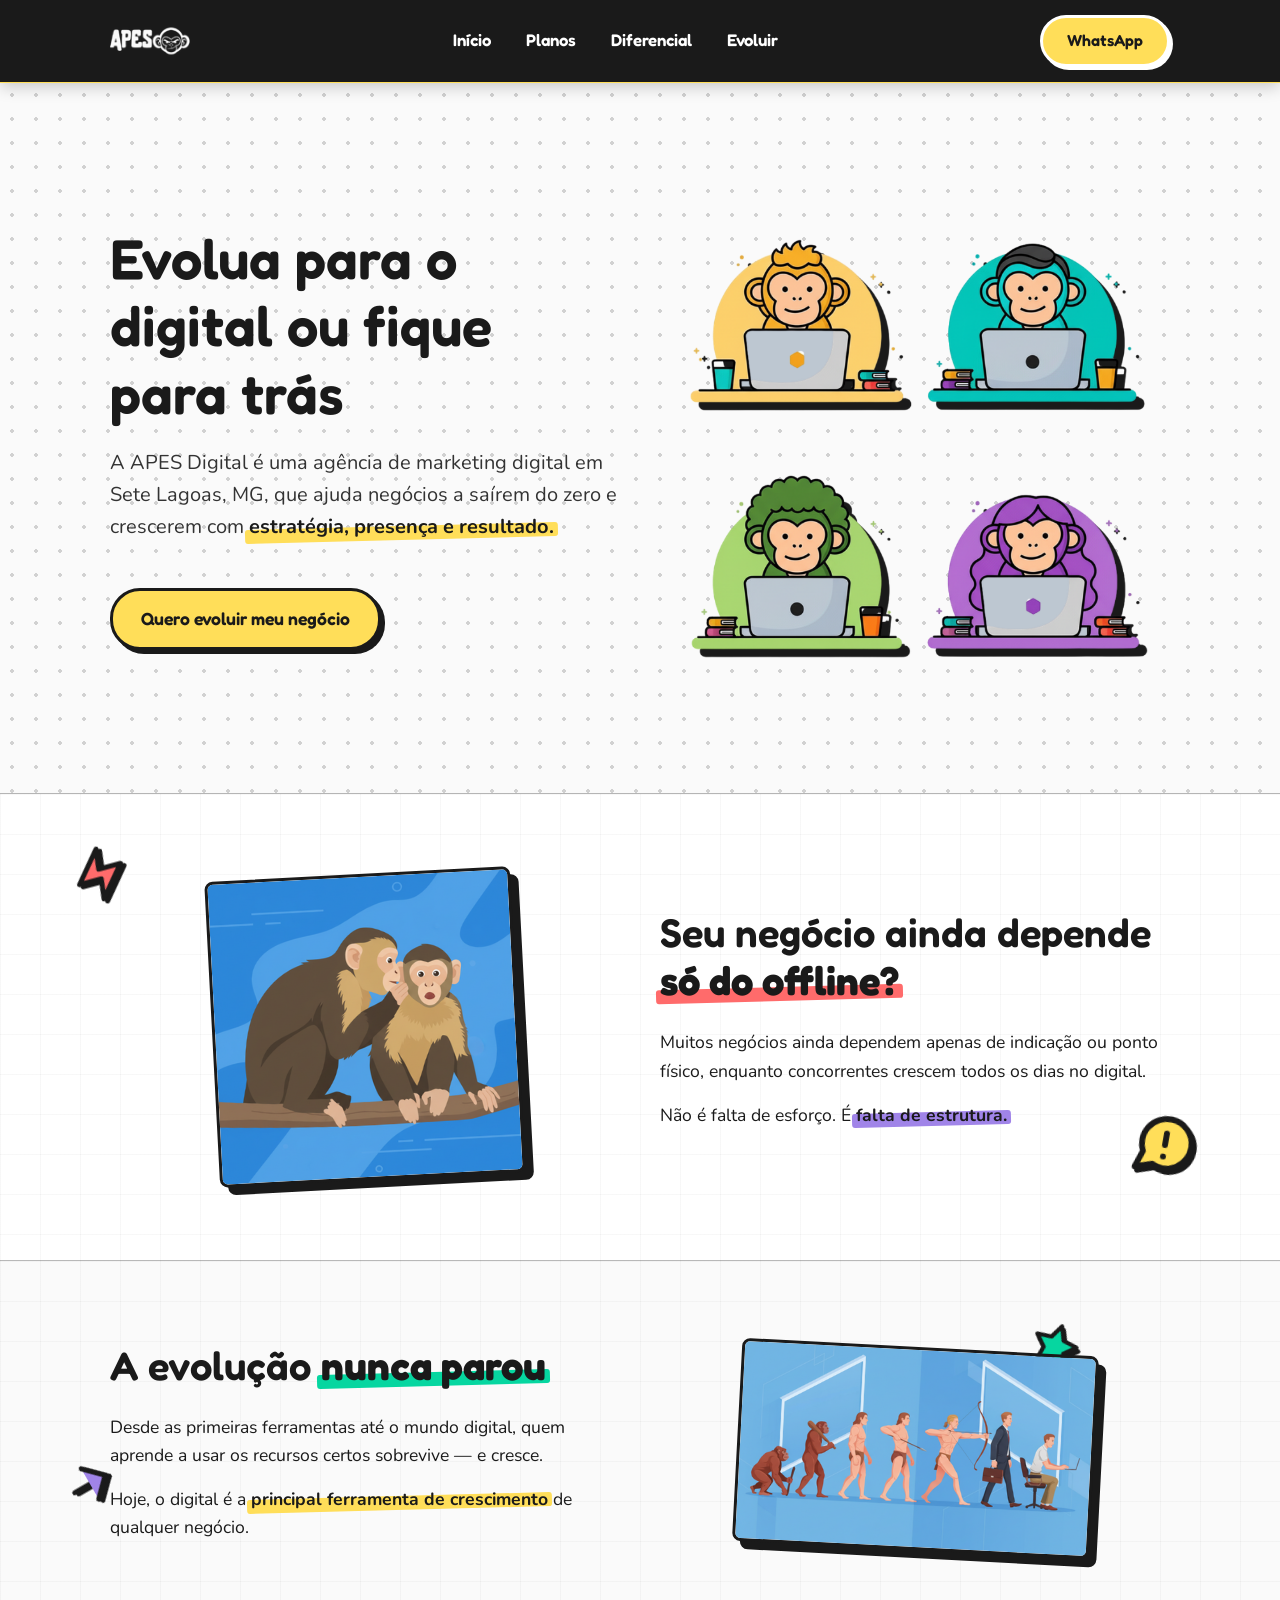
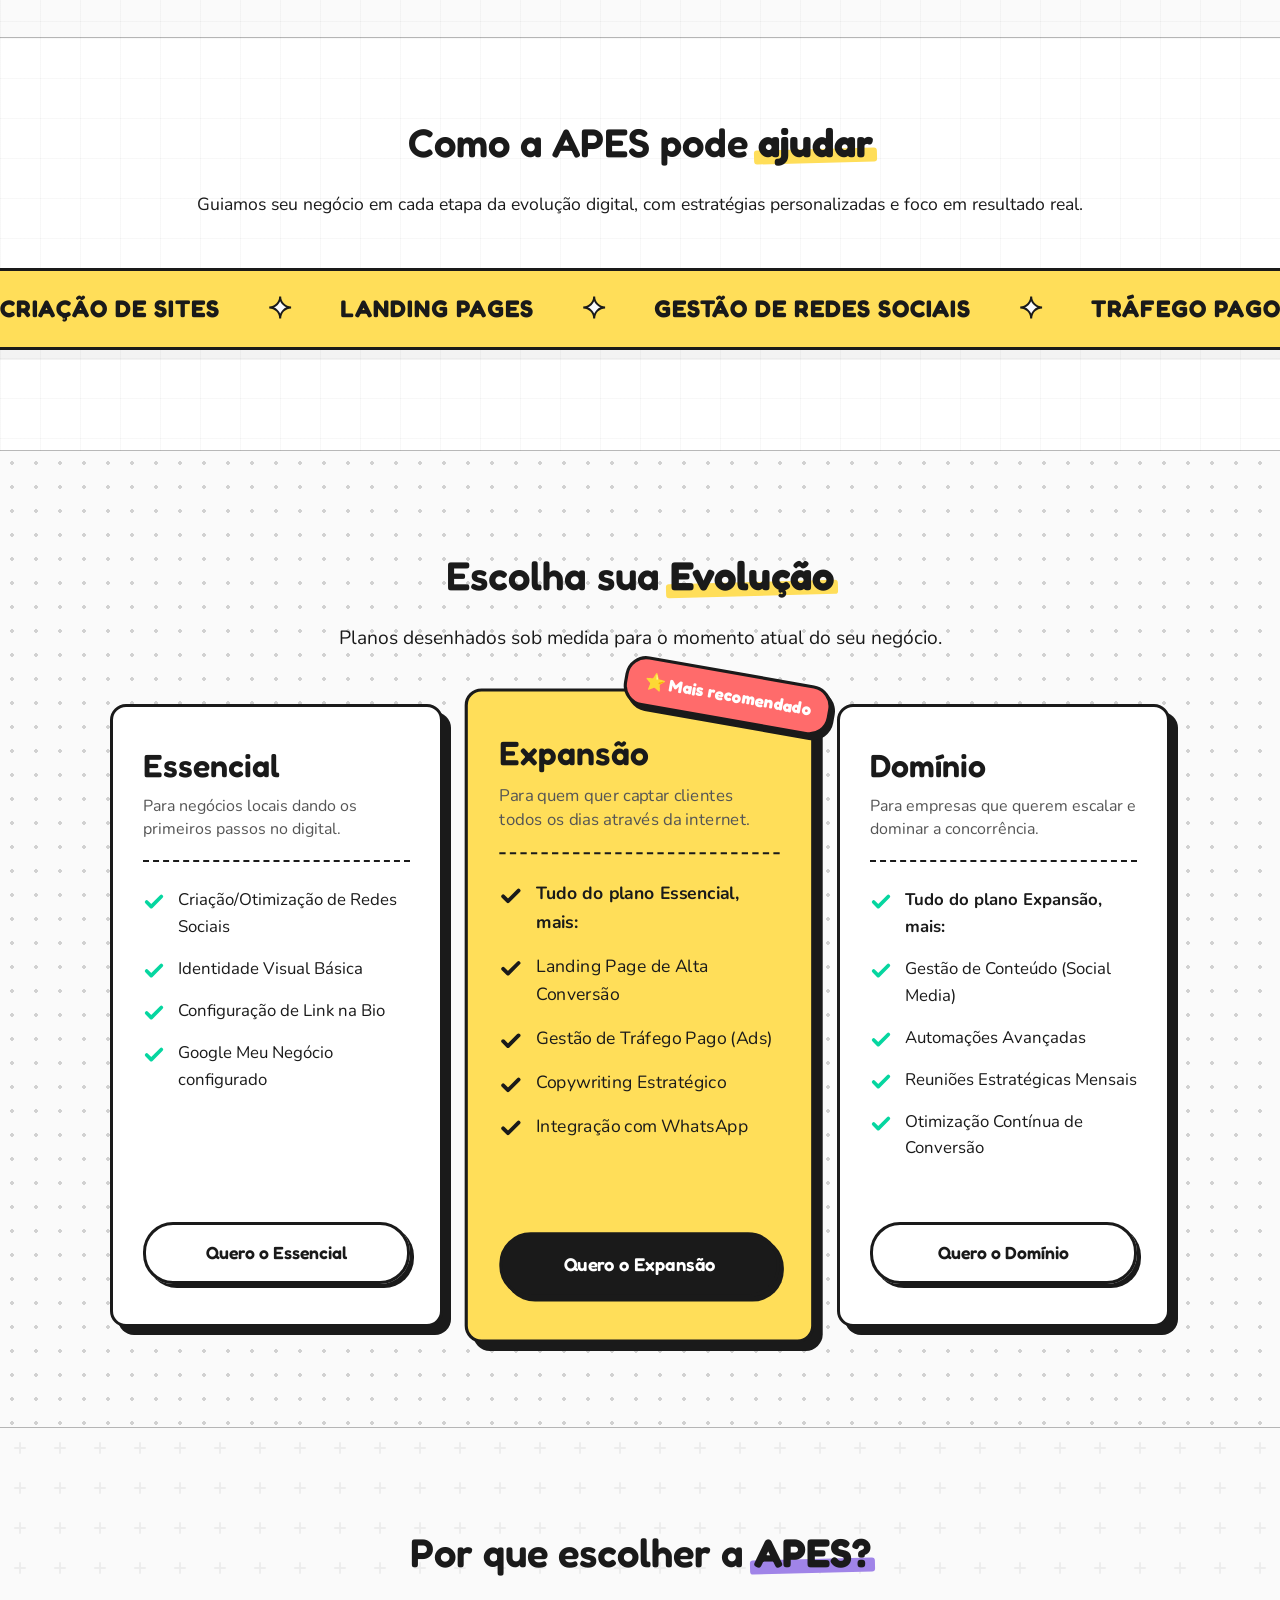
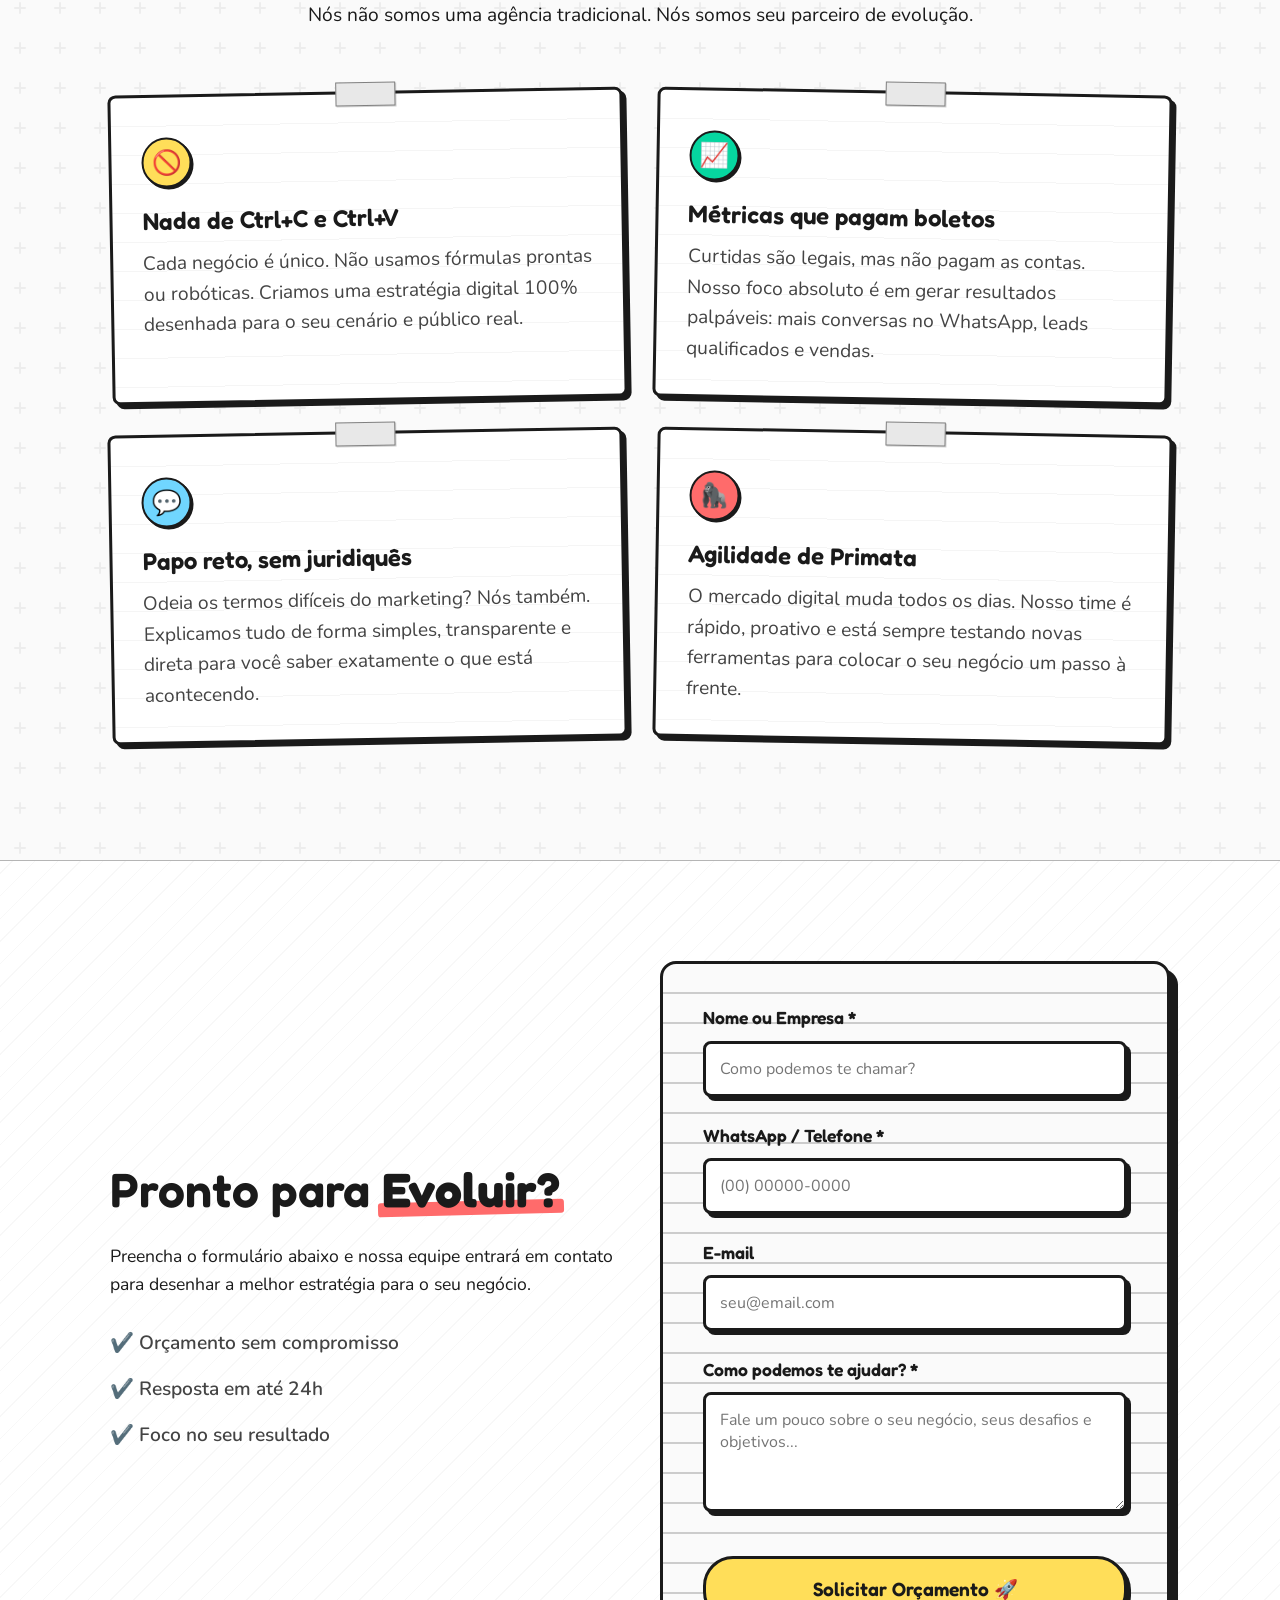
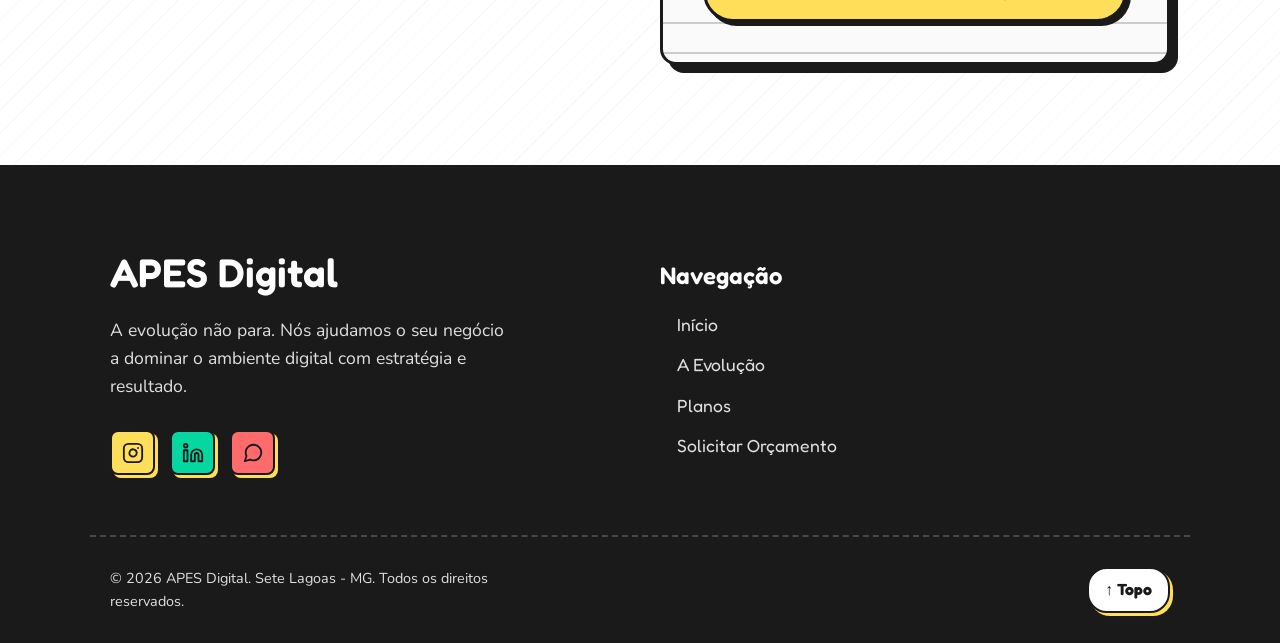
<file: index.html>
<!doctype html>
<html lang=pt-BR>

<head>
  <meta charset=UTF-8>
  <meta http-equiv=X-UA-Compatible content="IE=edge">
  <meta name=viewport content="width=device-width,initial-scale=1">
  <title>APES Digital | Ag&ecirc;ncia de Marketing Digital em Sete Lagoas, MG</title>
  <meta name=description
    content="Ag&ecirc;ncia de marketing digital em Sete Lagoas, MG. A APES Digital cria sites, landing pages e campanhas de tr&aacute;fego pago para neg&oacute;cios crescerem no digital.">
  <meta name=keywords
    content="APES Digital, ag&ecirc;ncia de marketing digital em Sete Lagoas, marketing digital em Sete Lagoas, cria&ccedil;&atilde;o de sites em Sete Lagoas, landing pages, tr&aacute;fego pago, gest&atilde;o de redes sociais, identidade visual, copywriting">
  <meta name=robots content="index,follow,max-image-preview:large">
  <meta name=author content="APES Digital">
  <meta name=application-name content="APES Digital">
  <meta name=apple-mobile-web-app-title content="APES Digital">
  <meta name=theme-color content="#1a1a1a">
  <meta name=format-detection content="telephone=no">
  <meta name=geo.region content=BR-MG>
  <meta name=geo.placename content="Sete Lagoas, Minas Gerais">
  <meta name=referrer content=strict-origin-when-cross-origin>
  <link rel=canonical href=https://apesdigital.com/>
  <link rel=icon type=image/x-icon href=src/img/icons/favicon.ico>
  <link rel=icon type=image/png sizes=16x16 href=src/img/icons/favicon-16x16.png>
  <link rel=icon type=image/png sizes=32x32 href=src/img/icons/favicon-32x32.png>
  <link rel=icon type=image/png sizes=192x192 href=src/img/icons/android-chrome-192x192.png>
  <link rel=icon type=image/png sizes=512x512 href=src/img/icons/android-chrome-512x512.png>
  <link rel=apple-touch-icon sizes=180x180 href=src/img/icons/apple-touch-icon.png>
  <link rel=manifest href=src/img/icons/site.webmanifest>
  <link rel=preconnect href=https://fonts.googleapis.com>
  <link rel=preconnect href=https://fonts.gstatic.com crossorigin>
  <link
    href="https://fonts.googleapis.com/css2?family=Fredoka:wght@500;600;700&family=Nunito:wght@400;600;700&display=swap"
    rel=stylesheet>
  <link rel=preload as=image href=src/img/desenho-hero-small.webp
    imagesrcset="src/img/desenho-hero-small.webp 400w, src/img/desenho-hero-large.webp 800w"
    imagesizes="(min-width: 768px) 50vw, 100vw" type=image/webp>
  <link rel=stylesheet href=src/css/style.css>
  <meta property="og:locale" content="pt_BR" />
  <meta property="og:type" content="website" />
  <meta property="og:site_name" content="APES Digital" />

  <meta property="og:title" content="APES Digital | Agência de Marketing Digital em Sete Lagoas, MG" />

  <meta property="og:description"
    content="Agência de marketing digital em Sete Lagoas, MG, com criação de sites, tráfego pago e estratégias personalizadas." />

  <meta property="og:url" content="https://apesdigital.com/" />

  <meta property="og:image" content="https://apesdigital.com/src/img/capa-compartilhamento.jpg" />
  <meta property="og:image:secure_url" content="https://apesdigital.com/src/img/capa-compartilhamento.jpg" />
  <meta property="og:image:type" content="image/jpeg" />
  <meta property="og:image:width" content="1200" />
  <meta property="og:image:height" content="630" />
  <meta property="og:image:alt" content="Identidade visual da APES Digital" />

  <meta name="twitter:card" content="summary_large_image" />
  <meta name="twitter:title" content="APES Digital | Agência de Marketing Digital em Sete Lagoas, MG" />
  <meta name="twitter:description"
    content="Agência de marketing digital em Sete Lagoas, MG, com criação de sites, tráfego pago e estratégias personalizadas." />
  <meta name="twitter:image" content="https://apesdigital.com/src/img/capa-compartilhamento.jpg" />
  <meta name="twitter:image:alt" content="Identidade visual da APES Digital" />
  <script type=application/ld+json>
{
      "@context": "https://schema.org",
      "@graph": [
        {
          "@type": ["LocalBusiness", "ProfessionalService", "AdvertisingAgency"],
          "@id": "https://apesdigital.com/#business",
          "name": "APES Digital",
          "url": "https://apesdigital.com/",
          "image": "https://apesdigital.com/src/img/capa-compartilhamento.jpg",
          "logo": "https://apesdigital.com/src/img/logo-header.png",
          "description": "Ag\u00eancia de marketing digital em Sete Lagoas, MG, especializada em cria\u00e7\u00e3o de sites, landing pages, tr\u00e1fego pago e gest\u00e3o de redes sociais.",
          "telephone": "+55 31 98234-0580",
          "address": {
            "@type": "PostalAddress",
            "addressLocality": "Sete Lagoas",
            "addressRegion": "MG",
            "addressCountry": "BR"
          },
          "areaServed": [
            {
              "@type": "City",
              "name": "Sete Lagoas"
            },
            {
              "@type": "AdministrativeArea",
              "name": "Minas Gerais"
            },
            {
              "@type": "Country",
              "name": "Brasil"
            }
          ],
          "contactPoint": [
            {
              "@type": "ContactPoint",
              "telephone": "+55 31 98234-0580",
              "contactType": "customer service",
              "areaServed": "BR",
              "availableLanguage": ["Portuguese"]
            }
          ],
          "serviceType": [
            "Cria\u00e7\u00e3o de sites",
            "Landing pages",
            "Tr\u00e1fego pago",
            "Gest\u00e3o de redes sociais",
            "Identidade visual",
            "Copywriting"
          ],
          "hasOfferCatalog": {
            "@type": "OfferCatalog",
            "name": "Servi\u00e7os da APES Digital",
            "itemListElement": [
              {
                "@type": "Offer",
                "itemOffered": {
                  "@type": "Service",
                  "name": "Cria\u00e7\u00e3o de sites"
                }
              },
              {
                "@type": "Offer",
                "itemOffered": {
                  "@type": "Service",
                  "name": "Landing pages"
                }
              },
              {
                "@type": "Offer",
                "itemOffered": {
                  "@type": "Service",
                  "name": "Gest\u00e3o de tr\u00e1fego pago"
                }
              },
              {
                "@type": "Offer",
                "itemOffered": {
                  "@type": "Service",
                  "name": "Gest\u00e3o de redes sociais"
                }
              }
            ]
          }
        },
        {
          "@type": "WebSite",
          "@id": "https://apesdigital.com/#website",
          "url": "https://apesdigital.com/",
          "name": "APES Digital",
          "inLanguage": "pt-BR"
        },
        {
          "@type": "WebPage",
          "@id": "https://apesdigital.com/#webpage",
          "url": "https://apesdigital.com/",
          "name": "APES Digital | Ag\u00eancia de Marketing Digital em Sete Lagoas, MG",
          "isPartOf": {
            "@id": "https://apesdigital.com/#website"
          },
          "about": {
            "@id": "https://apesdigital.com/#business"
          },
          "description": "Ag\u00eancia de marketing digital em Sete Lagoas, MG. A APES Digital cria sites, landing pages e campanhas de tr\u00e1fego pago para neg\u00f3cios crescerem no digital.",
          "inLanguage": "pt-BR"
        }
      ]
}
</script>
</head>

<body>
  <header id=header class=dark-header>
    <div class="container header-inner">
      <a href=#hero class=logo aria-label="Voltar para o in&iacute;cio">
        <img src=src/img/logo-header.png alt="APES Digital - Agência de Marketing Digital" class="logo-img logo-full logo-invert"
          width=88 height=44 decoding=async>
        <img src=src/img/logo-header-reduzida.png alt="APES Digital - Agência de Marketing Digital"
          class="logo-img logo-reduced logo-invert" width=88 height=44 decoding=async>
        <span class=sr-only>APES Digital</span>
      </a>
      <nav id=main-nav aria-label="Menu principal" class=main-nav>
        <ul class=nav-links>
          <li><a href=#hero>Início</a></li>
          <li><a href=#pacotes>Planos</a></li>
          <li><a href=#diferencial>Diferencial</a></li>
          <li><a href=#contato>Evoluir</a></li>
        </ul>
      </nav>
      <div class=header-actions>
        <a href="https://wa.me/5531982340580?text=Olá,%20gostaria%20de%20saber%20mais%20sobre%20a%20APES%20Digital!"
          class="btn btn-primary header-btn-wa" target=_blank rel="noopener noreferrer">WhatsApp</a>
        <button id=menu-toggle class=menu-toggle aria-label="Abrir menu" aria-controls=main-nav aria-expanded=false>
          <span></span>
          <span></span>
          <span></span>
        </button>
      </div>
    </div>
  </header>
  <main>
    <section id=hero>
      <div class="container grid-2">
        <div class="hero-text reveal">
          <h1>Evolua para o digital ou fique para trás</h1>
          <p>
            A APES Digital é uma agência de marketing digital em Sete Lagoas, MG, que ajuda negócios a saírem do zero e
            crescerem com
            <span class="marker-highlight marker-yellow">estratégia, presença e resultado.</span>
          </p>
          <a href=#contato class="btn btn-primary">Quero evoluir meu negócio</a>
        </div>
        <div class="hero-img-container reveal delay-1">
          <picture>
            <source media="(min-width: 768px)" srcset=src/img/desenho-hero-large.webp>
            <img src=src/img/desenho-hero-small.webp alt="Ilustração de evolução digital em Sete Lagoas, MG"
              class="hero-drop-img anim-float" width=800 height=800 fetchpriority=high decoding=async>
          </picture>
        </div>
      </div>
    </section>
    <section id=problema>
      <div class="container grid-2 reverse">
        <div class="section-img-container reveal img-container-problema">
          <picture>
            <source media="(min-width: 768px)" srcset=src/img/offline-large.webp>
            <img src=src/img/offline-small.webp alt="Negócio dependendo do offline" class="sketch-img rotate-left"
              width=400 height=400 loading=lazy decoding=async>
          </picture>
        </div>
        <div class="section-text reveal delay-1">
          <h2>Seu negócio ainda depende <span class="marker-highlight marker-coral">só do offline?</span></h2>
          <p>Muitos negócios ainda dependem apenas de indicação ou ponto físico, enquanto concorrentes crescem todos os
            dias no digital.</p>
          <p>Não é falta de esforço. É <span class="marker-highlight marker-lilac">falta de estrutura.</span></p>
        </div>
      </div>
    </section>
    <section id=conceito>
      <div class="container grid-2">
        <div class="section-text reveal">
          <h2>A evolução <span class="marker-highlight marker-mint">nunca parou</span></h2>
          <p>Desde as primeiras ferramentas até o mundo digital, quem aprende a usar os recursos certos sobrevive — e
            cresce.</p>
          <p>Hoje, o digital é a <span class="marker-highlight marker-yellow">principal ferramenta de crescimento</span>
            de qualquer negócio.</p>
        </div>
        <div class="section-img-container reveal delay-1 img-container-evolucao">
          <picture>
            <source media="(min-width: 768px)" srcset=src/img/evolucao-large.webp>
            <img src=src/img/evolucao-small.webp alt="Evolução humana para o digital"
              class="sketch-img rotate-right img-conceito" width=480 height=270 loading=lazy decoding=async>
          </picture>
        </div>
      </div>
    </section>
    <section id=solucao class="text-center overflow-hidden">
      <div class="container reveal">
        <h2>Como a APES pode <span class="marker-highlight marker-yellow">ajudar</span></h2>
        <p>Guiamos seu negócio em cada etapa da evolução digital, com estratégias personalizadas e foco em resultado
          real.</p>
      </div>
      <div class="marquee-wrapper reveal delay-1">
        <div class=marquee-track>
          <span class=marquee-item>Criação de Sites</span>
          <span class=marquee-star>✦</span>
          <span class=marquee-item>Landing Pages</span>
          <span class=marquee-star>✦</span>
          <span class=marquee-item>Gestão de Redes Sociais</span>
          <span class=marquee-star>✦</span>
          <span class=marquee-item>Tráfego Pago</span>
          <span class=marquee-star>✦</span>
          <span class=marquee-item>Identidade Visual</span>
          <span class=marquee-star>✦</span>
          <span class=marquee-item>Copywriting</span>
          <span class=marquee-star>✦</span>
          <span class=marquee-item>Criação de Sites</span>
          <span class=marquee-star>✦</span>
          <span class=marquee-item>Landing Pages</span>
          <span class=marquee-star>✦</span>
          <span class=marquee-item>Gestão de Redes Sociais</span>
          <span class=marquee-star>✦</span>
          <span class=marquee-item>Tráfego Pago</span>
          <span class=marquee-star>✦</span>
          <span class=marquee-item>Identidade Visual</span>
          <span class=marquee-star>✦</span>
          <span class=marquee-item>Copywriting</span>
          <span class=marquee-star>✦</span>
        </div>
      </div>
    </section>
    <section id=pacotes>
      <div class=container>
        <div class="text-center reveal">
          <h2>Escolha sua <span class="marker-highlight marker-yellow">Evolução</span></h2>
          <p>Planos desenhados sob medida para o momento atual do seu negócio.</p>
        </div>
        <div class=cards-grid>
          <article class="card reveal delay-1">
            <div class=card-header>
              <h3>Essencial</h3>
              <p class=target-audience>Para negócios locais dando os primeiros passos no digital.</p>
            </div>
            <ul class=card-features>
              <li>Criação/Otimização de Redes Sociais</li>
              <li>Identidade Visual Básica</li>
              <li>Configuração de Link na Bio</li>
              <li>Google Meu Negócio configurado</li>
            </ul>
            <a href=#contato class="btn btn-outline card-btn select-plan-btn" data-plano=Essencial>Quero o Essencial</a>
          </article>
          <article class="card highlight reveal delay-2">
            <div class=card-badge>⭐ Mais recomendado</div>
            <div class=card-header>
              <h3>Expansão</h3>
              <p class=target-audience>Para quem quer captar clientes todos os dias através da internet.</p>
            </div>
            <ul class=card-features>
              <li><strong>Tudo do plano Essencial, mais:</strong></li>
              <li>Landing Page de Alta Conversão</li>
              <li>Gestão de Tráfego Pago (Ads)</li>
              <li>Copywriting Estratégico</li>
              <li>Integração com WhatsApp</li>
            </ul>
            <a href=#contato class="btn btn-primary card-btn select-plan-btn" data-plano=Expansão>Quero o Expansão</a>
          </article>
          <article class="card reveal delay-3">
            <div class=card-header>
              <h3>Domínio</h3>
              <p class=target-audience>Para empresas que querem escalar e dominar a concorrência.</p>
            </div>
            <ul class=card-features>
              <li><strong>Tudo do plano Expansão, mais:</strong></li>
              <li>Gestão de Conteúdo (Social Media)</li>
              <li>Automações Avançadas</li>
              <li>Reuniões Estratégicas Mensais</li>
              <li>Otimização Contínua de Conversão</li>
            </ul>
            <a href=#contato class="btn btn-outline card-btn select-plan-btn" data-plano=Domínio>Quero o Domínio</a>
          </article>
        </div>
      </div>
    </section>
    <section id=diferencial>
      <div class="container text-center reveal">
        <h2>Por que escolher a <span class="marker-highlight marker-lilac">APES?</span></h2>
        <p>Nós não somos uma agência tradicional. Nós somos seu parceiro de evolução.</p>
      </div>
      <div class=container>
        <div class=diferencial-grid>
          <article class="clean-note reveal delay-1">
            <div class=tape></div>
            <div class="icon-circle bg-yellow">🚫</div>
            <h3>Nada de Ctrl+C e Ctrl+V</h3>
            <p>Cada negócio é único. Não usamos fórmulas prontas ou robóticas. Criamos uma estratégia digital 100%
              desenhada para o seu cenário e público real.</p>
          </article>
          <article class="clean-note reveal delay-2">
            <div class=tape></div>
            <div class="icon-circle bg-mint">📈</div>
            <h3>Métricas que pagam boletos</h3>
            <p>Curtidas são legais, mas não pagam as contas. Nosso foco absoluto é em gerar resultados palpáveis: mais
              conversas no WhatsApp, leads qualificados e vendas.</p>
          </article>
          <article class="clean-note reveal delay-3">
            <div class=tape></div>
            <div class="icon-circle bg-blue">💬</div>
            <h3>Papo reto, sem juridiquês</h3>
            <p>Odeia os termos difíceis do marketing? Nós também. Explicamos tudo de forma simples, transparente e
              direta para você saber exatamente o que está acontecendo.</p>
          </article>
          <article class="clean-note reveal delay-1">
            <div class=tape></div>
            <div class="icon-circle bg-coral">🦍</div>
            <h3>Agilidade de Primata</h3>
            <p>O mercado digital muda todos os dias. Nosso time é rápido, proativo e está sempre testando novas
              ferramentas para colocar o seu negócio um passo à frente.</p>
          </article>
        </div>
      </div>
    </section>
    <section id=contato>
      <div class="container grid-2">
        <div class="contato-text reveal">
          <h2>Pronto para <span class="marker-highlight marker-coral">Evoluir?</span></h2>
          <p>Preencha o formulário abaixo e nossa equipe entrará em contato para desenhar a melhor estratégia para o seu
            negócio.</p>
          <ul class=contato-lista>
            <li>✔️ Orçamento sem compromisso</li>
            <li>✔️ Resposta em até 24h</li>
            <li>✔️ Foco no seu resultado</li>
          </ul>
        </div>
        <div class="contato-form-container reveal delay-1">
          <form id=orcamento-form class=sketch-form>
            <div class=honey-field aria-hidden=true>
              <label for=website-url>Se você for humano, deixe este campo em branco:</label>
              <input id=website-url name=website-url tabindex=-1 autocomplete=off>
            </div>
            <div class=form-group>
              <label for=nome>Nome ou Empresa *</label>
              <input id=nome name=nome required placeholder="Como podemos te chamar?">
            </div>
            <div class=form-group>
              <label for=telefone>WhatsApp / Telefone *</label>
              <input type=tel id=telefone name=telefone required placeholder="(00) 00000-0000" maxlength=15>
            </div>
            <div class=form-group>
              <label for=email>E-mail</label>
              <input type=email id=email name=email placeholder=seu@email.com>
            </div>
            <div class=form-group id=plano-group style=display:none>
              <label for=plano>Plano Selecionado</label>
              <div class=input-plano-wrapper>
                <input id=plano name=plano readonly>
                <button type=button id=clear-plano class=btn-clear title="Remover plano">✕</button>
              </div>
            </div>
            <div class=form-group>
              <label for=mensagem>Como podemos te ajudar? *</label>
              <textarea id=mensagem name=mensagem required
                placeholder="Fale um pouco sobre o seu negócio, seus desafios e objetivos..."></textarea>
            </div>
            <button type=submit class="btn btn-primary form-submit-btn">Solicitar Orçamento 🚀</button>
          </form>
          <div id=mensagem-sucesso class="sketch-form success-box" style=display:none>
            <div class=rocket-wrapper>
              <span id=rocket-icon>🚀</span>
            </div>
            <h3>Decolagem Autorizada!</h3>
            <p>Recebemos o seu pedido. Nossa equipe vai te chamar no WhatsApp em breve para iniciarmos a sua evolução
              digital.</p>
            <button id=btn-novo-orcamento class="btn btn-outline mt-3">Enviar outro orçamento</button>
          </div>
        </div>
      </div>
    </section>
  </main>
  <footer id=footer>
    <div class="container grid-2">
      <div class="footer-brand reveal">
        <h2>APES Digital</h2>
        <p>A evolução não para. Nós ajudamos o seu negócio a dominar o ambiente digital com estratégia e resultado.</p>
        <div class=social-links>
          <a href=# class="social-btn bg-yellow" aria-label=Instagram>
            <svg viewBox="0 0 24 24" fill=none stroke=currentColor stroke-width=2 stroke-linecap=round
              stroke-linejoin=round>
              <rect x=2 y=2 width=20 height=20 rx=5 ry=5></rect>
              <path d="M16 11.37A4 4 0 1 1 12.63 8 4 4 0 0 1 16 11.37z"></path>
              <line x1=17.5 y1=6.5 x2=17.51 y2=6.5></line>
            </svg>
          </a>
          <a href=# class="social-btn bg-mint" aria-label=LinkedIn>
            <svg viewBox="0 0 24 24" fill=none stroke=currentColor stroke-width=2 stroke-linecap=round
              stroke-linejoin=round>
              <path d="M16 8a6 6 0 0 1 6 6v7h-4v-7a2 2 0 0 0-2-2 2 2 0 0 0-2 2v7h-4v-7a6 6 0 0 1 6-6z"></path>
              <rect x=2 y=9 width=4 height=12></rect>
              <circle cx=4 cy=4 r=2></circle>
            </svg>
          </a>
          <a href="https://wa.me/5531982340580?text=Ol%C3%A1,%20gostaria%20de%20saber%20mais%20sobre%20a%20APES%20Digital!"
            class="social-btn bg-coral" aria-label=WhatsApp target=_blank rel="noopener noreferrer">
            <svg viewBox="0 0 24 24" fill=none stroke=currentColor stroke-width=2 stroke-linecap=round
              stroke-linejoin=round>
              <path
                d="M21 11.5a8.38 8.38 0 0 1-.9 3.8 8.5 8.5 0 0 1-7.6 4.7 8.38 8.38 0 0 1-3.8-.9L3 21l1.9-5.7a8.38 8.38 0 0 1-.9-3.8 8.5 8.5 0 0 1 4.7-7.6 8.38 8.38 0 0 1 3.8-.9h.5a8.48 8.48 0 0 1 8 8v.5z">
              </path>
            </svg>
          </a>
        </div>
      </div>
      <div class="footer-links reveal delay-1">
        <h3>Navegação</h3>
        <ul>
          <li><a href=#hero>Início</a></li>
          <li><a href=#conceito>A Evolução</a></li>
          <li><a href=#pacotes>Planos</a></li>
          <li><a href=#contato>Solicitar Orçamento</a></li>
        </ul>
      </div>
    </div>
    <div class="footer-bottom container reveal delay-2">
      <p>&copy; <span id=year>2026</span> APES Digital. Sete Lagoas - MG. Todos os direitos reservados.</p>
      <a href=#hero class=back-to-top aria-label="Voltar ao topo">↑ Topo</a>
    </div>
  </footer>
  <a href="https://wa.me/5531982340580?text=Olá,%20gostaria%20de%20saber%20mais%20sobre%20a%20APES%20Digital!"
    class=floating-wa target=_blank rel="noopener noreferrer" aria-label="Falar no WhatsApp">
    <svg xmlns=http://www.w3.org/2000/svg viewBox="0 0 448 512" fill=currentColor>
      <path
        d="M380.9 97.1C339 55.1 283.2 32 223.9 32c-122.4 0-222 99.6-222 222 0 39.1 10.2 77.3 29.6 111L0 480l117.7-30.9c32.4 17.7 68.9 27 106.1 27h.1c122.3 0 224.1-99.6 224.1-222 0-59.3-25.2-115-67.1-157.1zm-157 341.6c-33.2 0-65.7-8.9-94-25.7l-6.7-4-69.8 18.3L72 359.2l-4.4-7c-18.5-29.4-28.2-63.3-28.2-98.2 0-101.7 82.8-184.5 184.6-184.5 49.3 0 95.6 19.2 130.4 54.1 34.8 34.9 56.2 81.2 56.1 130.5 0 101.8-84.9 184.6-186.6 184.6zm101.2-138.2c-5.5-2.8-32.8-16.2-37.9-18-5.1-1.9-8.8-2.8-12.5 2.8-3.7 5.6-14.3 18-17.6 21.8-3.2 3.7-6.5 4.2-12 1.4-32.6-16.3-54-29.1-75.5-66-5.7-9.8 5.7-9.1 16.3-30.3 1.8-3.7.9-6.9-.5-9.7-1.4-2.8-12.5-30.1-17.1-41.2-4.5-10.8-9.1-9.3-12.5-9.5-3.2-.2-6.9-.2-10.6-.2-3.7 0-9.7 1.4-14.8 6.9-5.1 5.6-19.4 19-19.4 46.3 0 27.3 19.9 53.7 22.6 57.4 2.8 3.7 39.1 59.7 94.8 83.8 35.2 15.2 49 16.5 66.6 13.9 10.7-1.6 32.8-13.4 37.4-26.4 4.6-13 4.6-24.1 3.2-26.4-1.3-2.5-5-3.9-10.5-6.6z" />
    </svg>
  </a>
  <script src=src/js/index.js></script>
</body>
</html>
</file>
